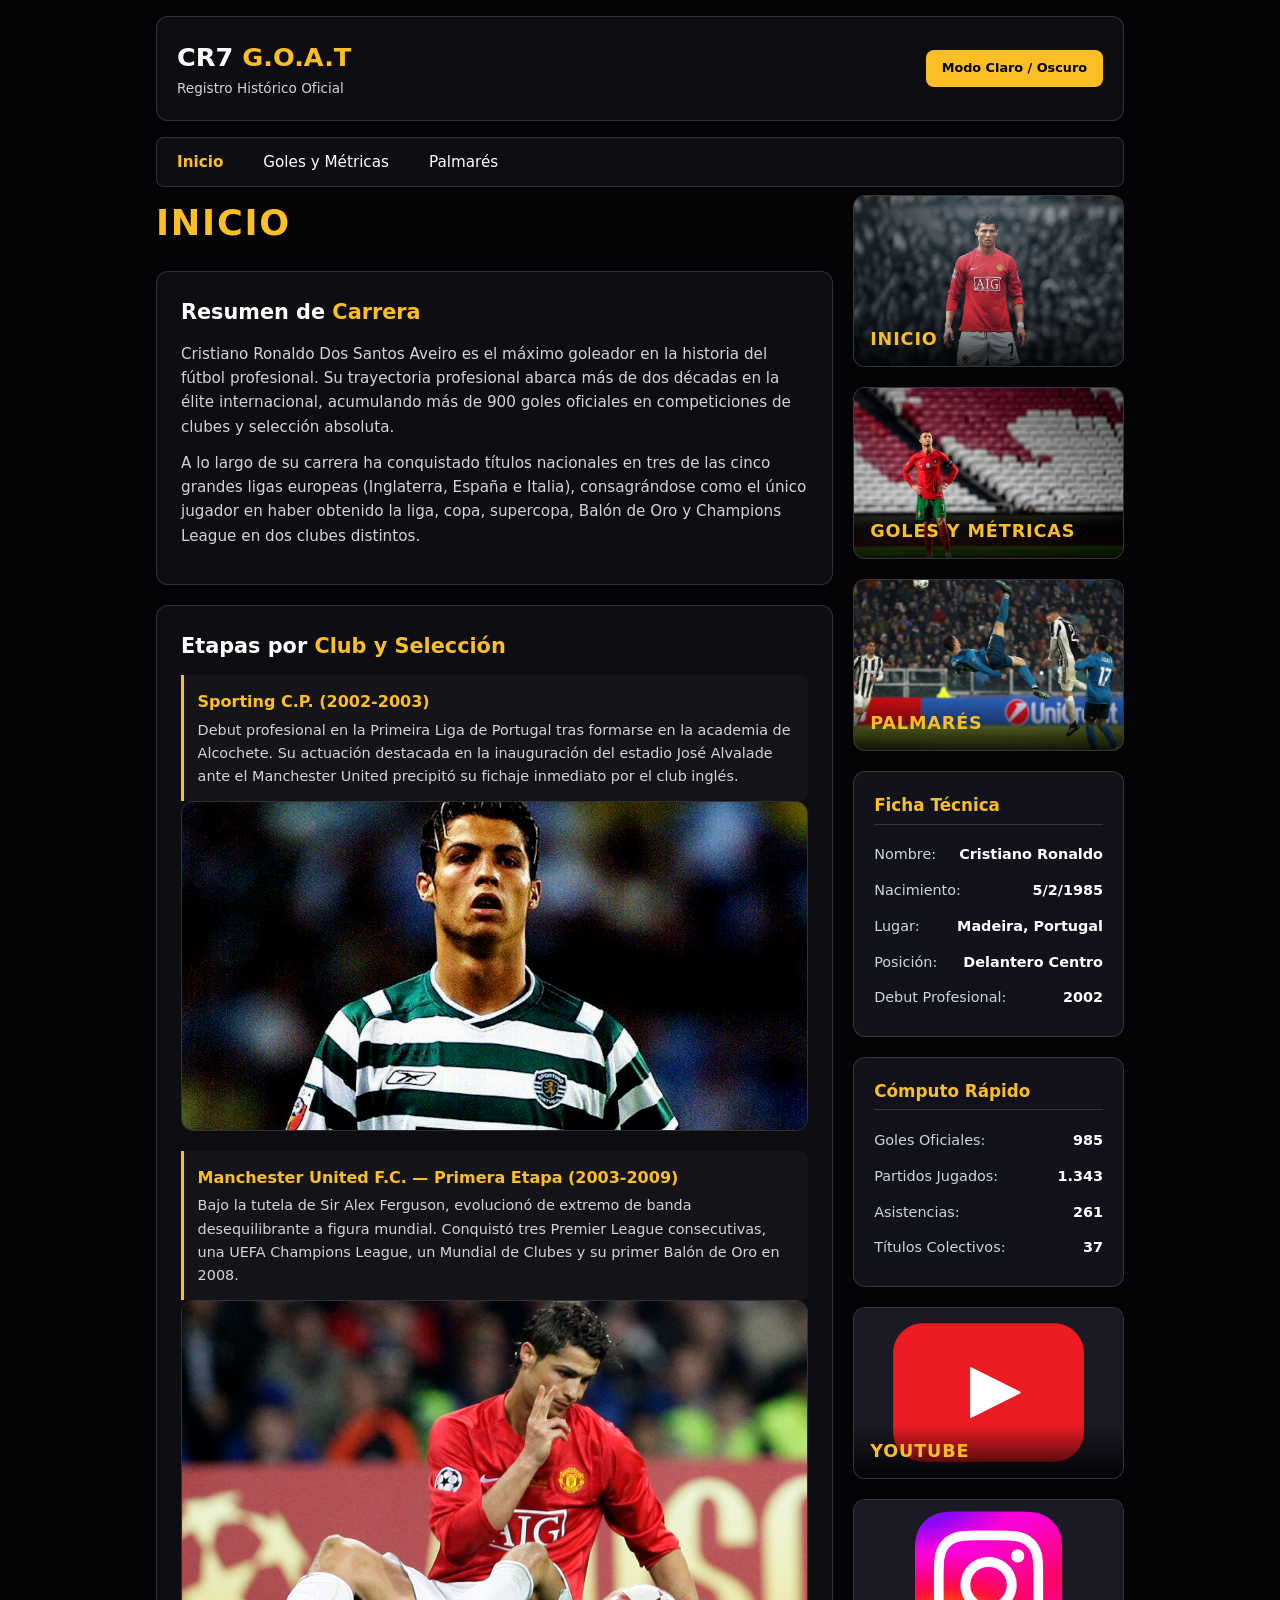
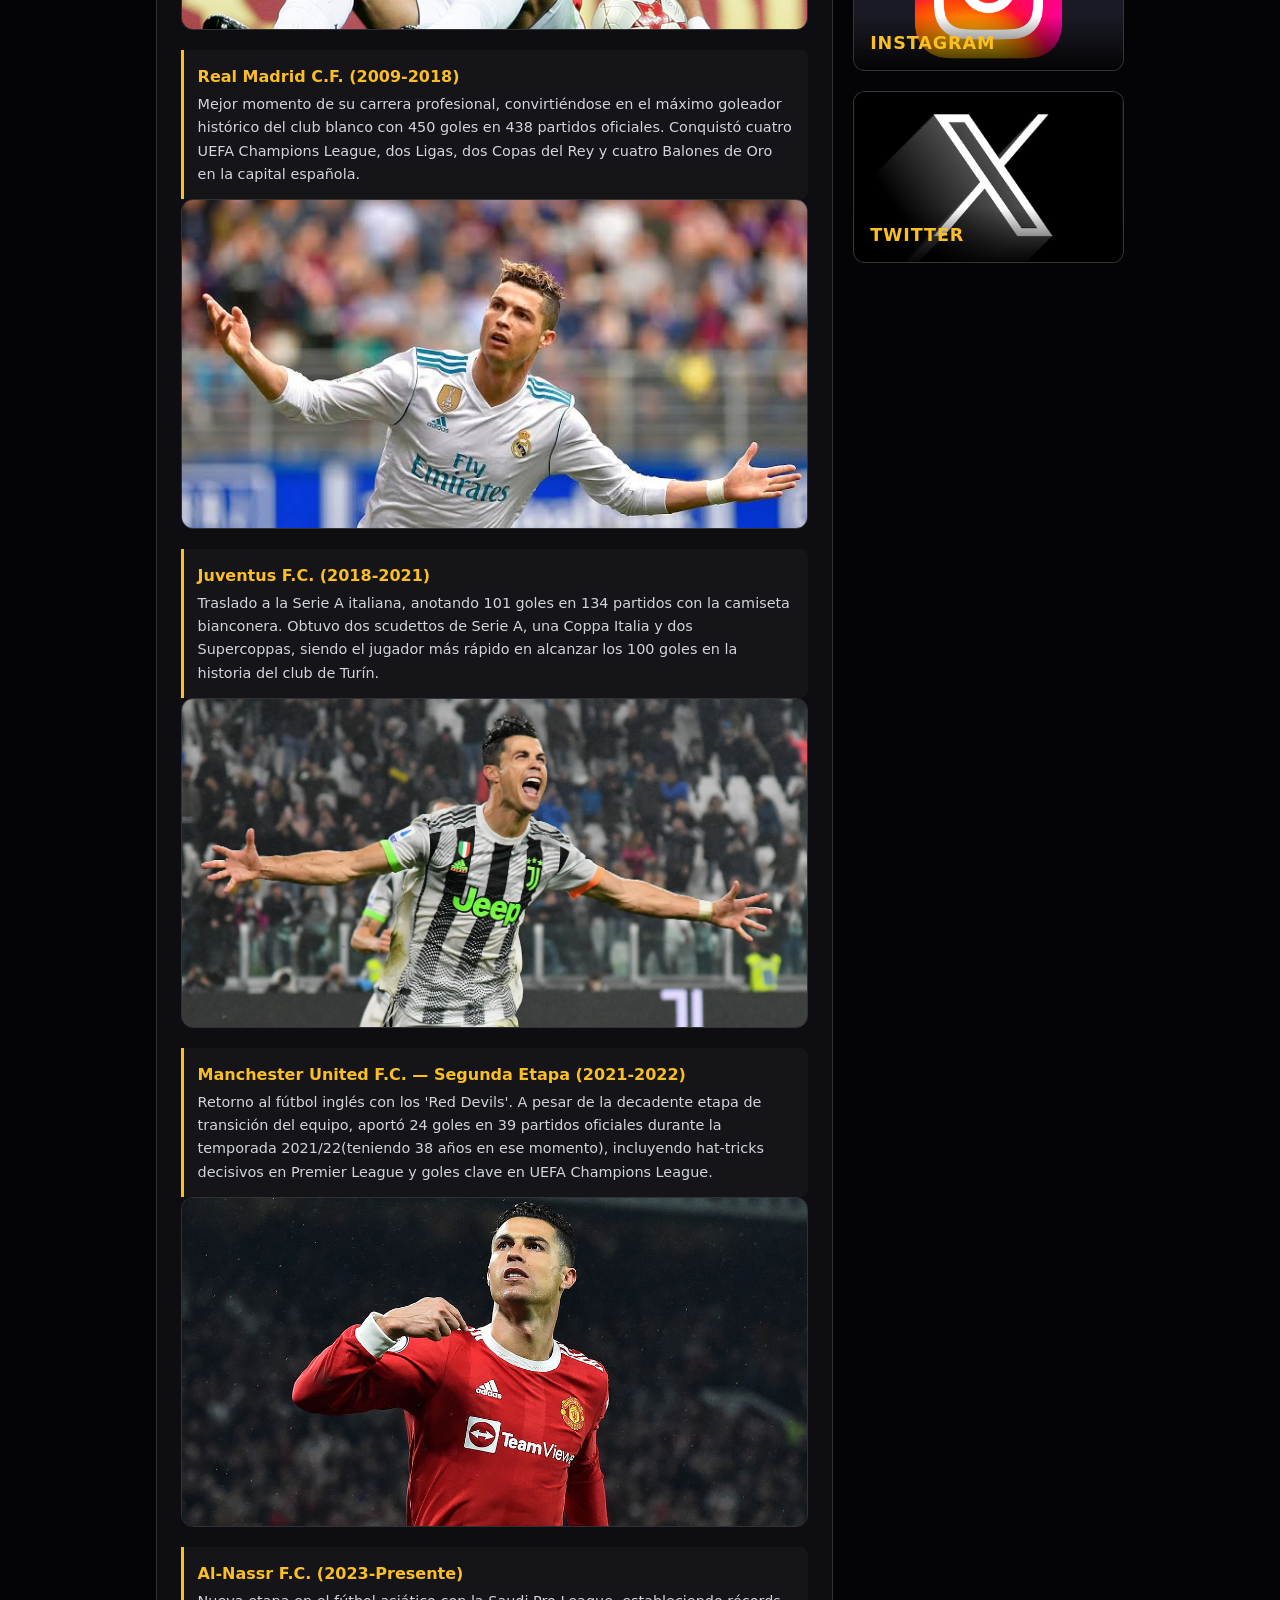
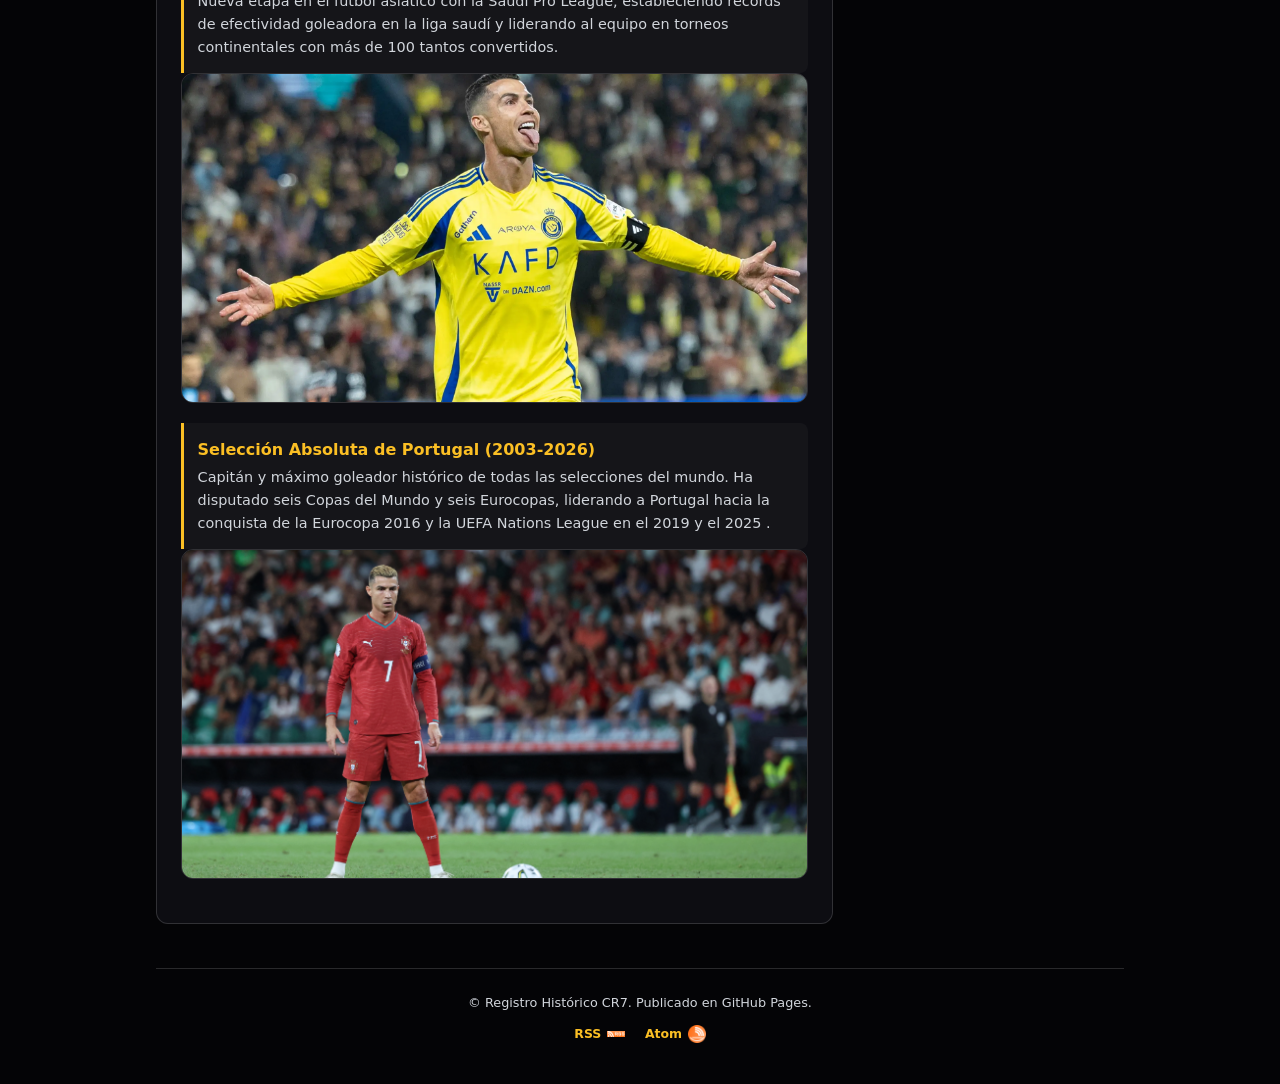
<file: index.html>
<!DOCTYPE html>
<html lang="es">
<head>
    <meta charset="UTF-8">
    <meta name="viewport" content="width=device-width, initial-scale=1.0">
    <title>CR7 — Inicio e Historia</title>
    <link id="theme-css" rel="stylesheet" href="estilos/oscuro.css">
    <link rel="alternate" type="application/rss+xml" title="RSS 2.0 - CR7" href="https://gopoda.github.io/Cr7-GOAT/sindicacion/rss.xml">
    <link rel="alternate" type="application/atom+xml" title="Atom 1.0 - CR7" href="https://gopoda.github.io/Cr7-GOAT/sindicacion/atom.xml">
    <script>
        (function() {
            var params = new URLSearchParams(window.location.search);
            var theme = params.get('theme');
            if (!theme) {
                try { theme = localStorage.getItem('theme'); } catch(e) {}
            }
            if (theme === 'light') {
                document.getElementById('theme-css').setAttribute('href', 'estilos/claro.css');
                try { localStorage.setItem('theme', 'light'); } catch(e) {}
            } else if (theme === 'dark') {
                document.getElementById('theme-css').setAttribute('href', 'estilos/oscuro.css');
                try { localStorage.setItem('theme', 'dark'); } catch(e) {}
            }
        })();
    </script>
</head>
<body>
    <input type="checkbox" id="theme-switch" autocomplete="off" hidden>
    <div class="site-wrapper">
        <header>
            <div>
                <h1>CR7 <span>G.O.A.T</span></h1>
                <p>Registro Histórico Oficial</p>
            </div>
            <label for="theme-switch" class="theme-btn">Modo Claro / Oscuro</label>
        </header>
        <nav class="main-nav">
            <ul>
                <li><a href="index.html" class="active">Inicio</a></li>
                <li><a href="goles.html">Goles y Métricas</a></li>
                <li><a href="palmares.html">Palmarés</a></li>
            </ul>
        </nav>
        <main class="layout-body">

            <div class="main-content">

                <div class="page-category-title">INICIO</div>

                <section id="resumen" class="card-section">
                    <h2>Resumen de<span> Carrera</span></h2>
                    <p>Cristiano Ronaldo Dos Santos Aveiro es el máximo goleador en la historia del fútbol profesional. Su trayectoria profesional abarca más de dos décadas en la élite internacional, acumulando más de 900 goles oficiales  en competiciones de clubes y selección absoluta.</p>
                    <p>A lo largo de su carrera ha conquistado títulos nacionales en tres de las cinco grandes ligas europeas (Inglaterra, España e Italia), consagrándose como el único jugador en haber obtenido la liga, copa, supercopa, Balón de Oro y Champions League en dos clubes distintos.</p>
                </section>

                <section id="etapas" class="card-section">
                    <h2>Etapas por<span> Club y Selección</span></h2>
                    
                    <div id="etapa-sporting" class="info-card">
                        <h3>Sporting C.P. (2002-2003)</h3>
                        <p>Debut profesional en la Primeira Liga de Portugal tras formarse en la academia de Alcochete. Su actuación destacada en la inauguración del estadio José Alvalade ante el Manchester United precipitó su fichaje inmediato por el club inglés.</p>
                    </div>

                    <div class="img-banner">
                        <img src="imagenes/sporting.jpg" alt="Sporting CP">
                    </div>

                    <div id="etapa-manutd1" class="info-card">
                        <h3>Manchester United F.C. — Primera Etapa (2003-2009)</h3>
                        <p>Bajo la tutela de Sir Alex Ferguson, evolucionó de extremo de banda desequilibrante a figura mundial. Conquistó tres Premier League consecutivas, una UEFA Champions League, un Mundial de Clubes y su primer Balón de Oro en 2008.</p>
                    </div>

                    <div class="img-banner">
                        <img src="imagenes/manchester.jpg" alt="Manchester United primera etapa">
                    </div>

                    <div id="etapa-realmadrid" class="info-card">
                        <h3>Real Madrid C.F. (2009-2018)</h3>
                        <p>Mejor momento de su carrera profesional, convirtiéndose en el máximo goleador histórico del club blanco con 450 goles en 438 partidos oficiales. Conquistó cuatro UEFA Champions League, dos Ligas, dos Copas del Rey y cuatro Balones de Oro en la capital española.</p>
                    </div>

                    <div class="img-banner">
                        <img src="imagenes/realmadrid.jpg" alt="Real Madrid">
                    </div>

                    <div id="etapa-juventus" class="info-card">
                        <h3>Juventus F.C. (2018-2021)</h3>
                        <p>Traslado a la Serie A italiana, anotando 101 goles en 134 partidos con la camiseta bianconera. Obtuvo dos scudettos de Serie A, una Coppa Italia y dos Supercoppas, siendo el jugador más rápido en alcanzar los 100 goles en la historia del club de Turín.</p>
                    </div>

                    <div class="img-banner">
                        <img src="imagenes/juventus.jpg" alt="Juventus">
                    </div>

                    <div id="etapa-manutd2" class="info-card">
                        <h3>Manchester United F.C. — Segunda Etapa (2021-2022)</h3>
                        <p>Retorno al fútbol inglés con los 'Red Devils'. A pesar de la decadente etapa de transición del equipo, aportó 24 goles en 39 partidos oficiales durante la temporada 2021/22(teniendo 38 años en ese momento), incluyendo hat-tricks decisivos en Premier League y goles clave en UEFA Champions League.</p>
                    </div>

                    <div class="img-banner">
                        <img src="imagenes/manchester2.jpg" alt="Manchester United segunda etapa">
                    </div>

                    <div id="etapa-alnassr" class="info-card">
                        <h3>Al-Nassr F.C. (2023-Presente)</h3>
                        <p>Nueva etapa en el fútbol asiático con la Saudi Pro League, estableciendo récords de efectividad goleadora en la liga saudí y liderando al equipo en torneos continentales con más de 100 tantos convertidos.</p>
                    </div>

                    <div class="img-banner">
                        <img src="imagenes/alnassr.jpg" alt="Al-Nassr">
                    </div>

                    <div id="etapa-portugal" class="info-card">
                        <h3>Selección Absoluta de Portugal (2003-2026)</h3>
                        <p>Capitán y máximo goleador histórico de todas las selecciones  del mundo. Ha disputado seis Copas del Mundo y seis Eurocopas, liderando a Portugal hacia la conquista de la Eurocopa 2016 y la UEFA Nations League en el 2019 y el 2025 .</p>
                    </div>

                    <div class="img-banner">
                        <img src="imagenes/portugal.jpg" alt="Selección Portugal">
                    </div>
                </section>
            </div>

            <aside class="sidebar">
                <div class="widget category-widget">
                    <a href="index.html" class="category-card">
                        <img src="imagenes/cat_inicio.jpg" alt="Inicio">
                        <span class="category-title">Inicio</span>
                    </a>
                </div>

                <div class="widget category-widget">
                    <a href="goles.html" class="category-card">
                        <img src="imagenes/cat_goles.jpg" alt="Goles y Métricas">
                        <span class="category-title">Goles y Métricas</span>
                    </a>
                </div>

                <div class="widget category-widget">
                    <a href="palmares.html" class="category-card">
                        <img src="imagenes/cat_palmares.jpg" alt="Palmarés">
                        <span class="category-title">Palmarés</span>
                    </a>
                </div>

                <div class="widget">
                    <h3>Ficha Técnica</h3>
                    <ul>
                        <li><span>Nombre:</span><strong>Cristiano Ronaldo</strong></li>
                        <li><span>Nacimiento:</span><strong> 5/2/1985</strong></li>
                        <li><span>Lugar:</span> <strong>Madeira, Portugal</strong></li>
                        <li><span>Posición:</span> <strong>Delantero Centro</strong></li>
                        <li><span>Debut Profesional:</span> <strong>2002</strong></li>
                    </ul>
                </div>

                <div class="widget">
                    <h3>Cómputo Rápido</h3>
                    <ul>
                        <li><span>Goles Oficiales:</span> <strong>985</strong></li>
                        <li><span>Partidos Jugados:</span> <strong>1.343</strong></li>
                        <li><span>Asistencias:</span> <strong>261</strong></li>
                        <li><span>Títulos Colectivos:</span> <strong>37</strong></li>
                    </ul>
                </div>

                <div class="widget category-widget">
                    <a href="https://www.youtube.com/@cristiano" target="_blank" rel="noopener noreferrer" class="category-card">
                        <img src="imagenes/youtube.jpg" alt="YouTube">
                        <span class="category-title">YouTube</span>
                    </a>
                </div>

                <div class="widget category-widget">
                    <a href="https://www.instagram.com/cristiano" target="_blank" rel="noopener noreferrer" class="category-card">
                        <img src="imagenes/instagram.jpg" alt="Instagram">
                        <span class="category-title">Instagram</span>
                    </a>
                </div>

                <div class="widget category-widget">
                    <a href="https://x.com/cristiano" target="_blank" rel="noopener noreferrer" class="category-card">
                        <img src="imagenes/twitter.jpg" alt="Twitter">
                        <span class="category-title">Twitter</span>
                    </a>
                </div>
            </aside>

        </main>

        <footer>
            <p>&copy; Registro Histórico CR7. Publicado en GitHub Pages.</p>
            <div class="footer-feeds">
                <a href="https://gopoda.github.io/Cr7-GOAT/sindicacion/rss.xml" type="application/rss+xml" target="_blank" class="feed-item">
                    <span>RSS</span>
                    <img src="imagenes/rss.png" alt="Icono RSS" title="Suscribirse por RSS">
                </a>
                <a href="https://gopoda.github.io/Cr7-GOAT/sindicacion/atom.xml" type="application/atom+xml" target="_blank" class="feed-item">
                    <span>Atom</span>
                    <img src="imagenes/atom.png" alt="Icono Atom" title="Suscribirse por Atom">
                </a>
            </div>
        </footer>

    </div>

    <script>
        (function() {
            var switchEl = document.getElementById('theme-switch');
            var themeLink = document.getElementById('theme-css');

            function isLight() {
                return themeLink.getAttribute('href') === 'estilos/claro.css';
            }

            function setTheme(light) {
                var mode = light ? 'light' : 'dark';
                themeLink.setAttribute('href', light ? 'estilos/claro.css' : 'estilos/oscuro.css');
                try { localStorage.setItem('theme', mode); } catch(e) {}
                try {
                    var url = new URL(window.location.href);
                    url.searchParams.set('theme', mode);
                    window.history.replaceState(null, '', url.toString());
                } catch(e) {}
                if (switchEl) switchEl.checked = light;
            }

            if (switchEl) {
                switchEl.checked = isLight();
                switchEl.addEventListener('change', function() {
                    setTheme(this.checked);
                });
            }

            window.addEventListener('pageshow', function(e) {
                if (e.persisted) {
                    var saved = null;
                    try { saved = localStorage.getItem('theme'); } catch(err) {}
                    if (saved === 'light' || saved === 'dark') {
                        setTheme(saved === 'light');
                    }
                }
            });

            document.addEventListener('click', function(e) {
                var link = e.target.closest('a[href]');
                if (!link) return;
                var href = link.getAttribute('href');
                if (href && !href.startsWith('http') && !href.startsWith('//') && !href.startsWith('#') && !href.endsWith('.xml')) {
                    var currentTheme = isLight() ? 'light' : 'dark';
                    var parts = href.split('#');
                    var path = parts[0].split('?')[0];
                    var hash = parts[1] ? '#' + parts[1] : '';
                    link.href = path + '?theme=' + currentTheme + hash;
                }
            });
        })();
    </script>

</body>
</html>
</file>
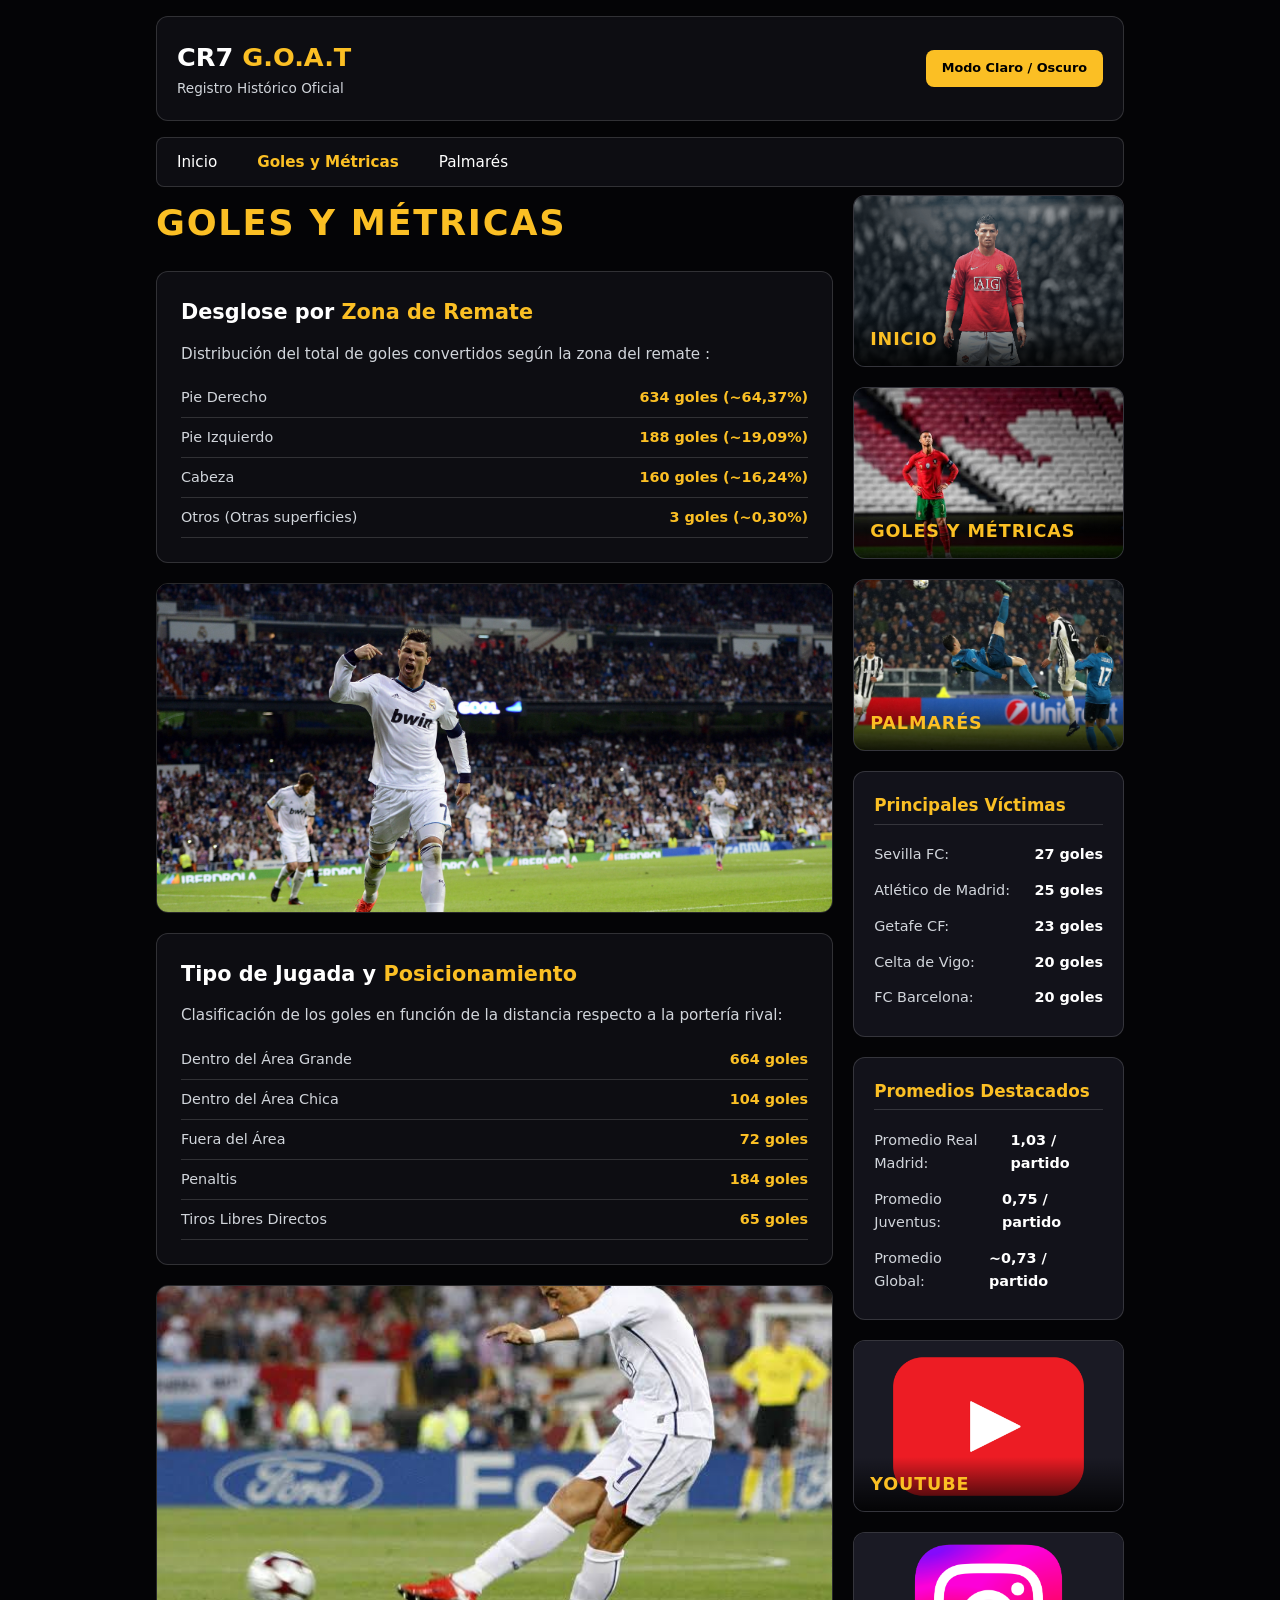
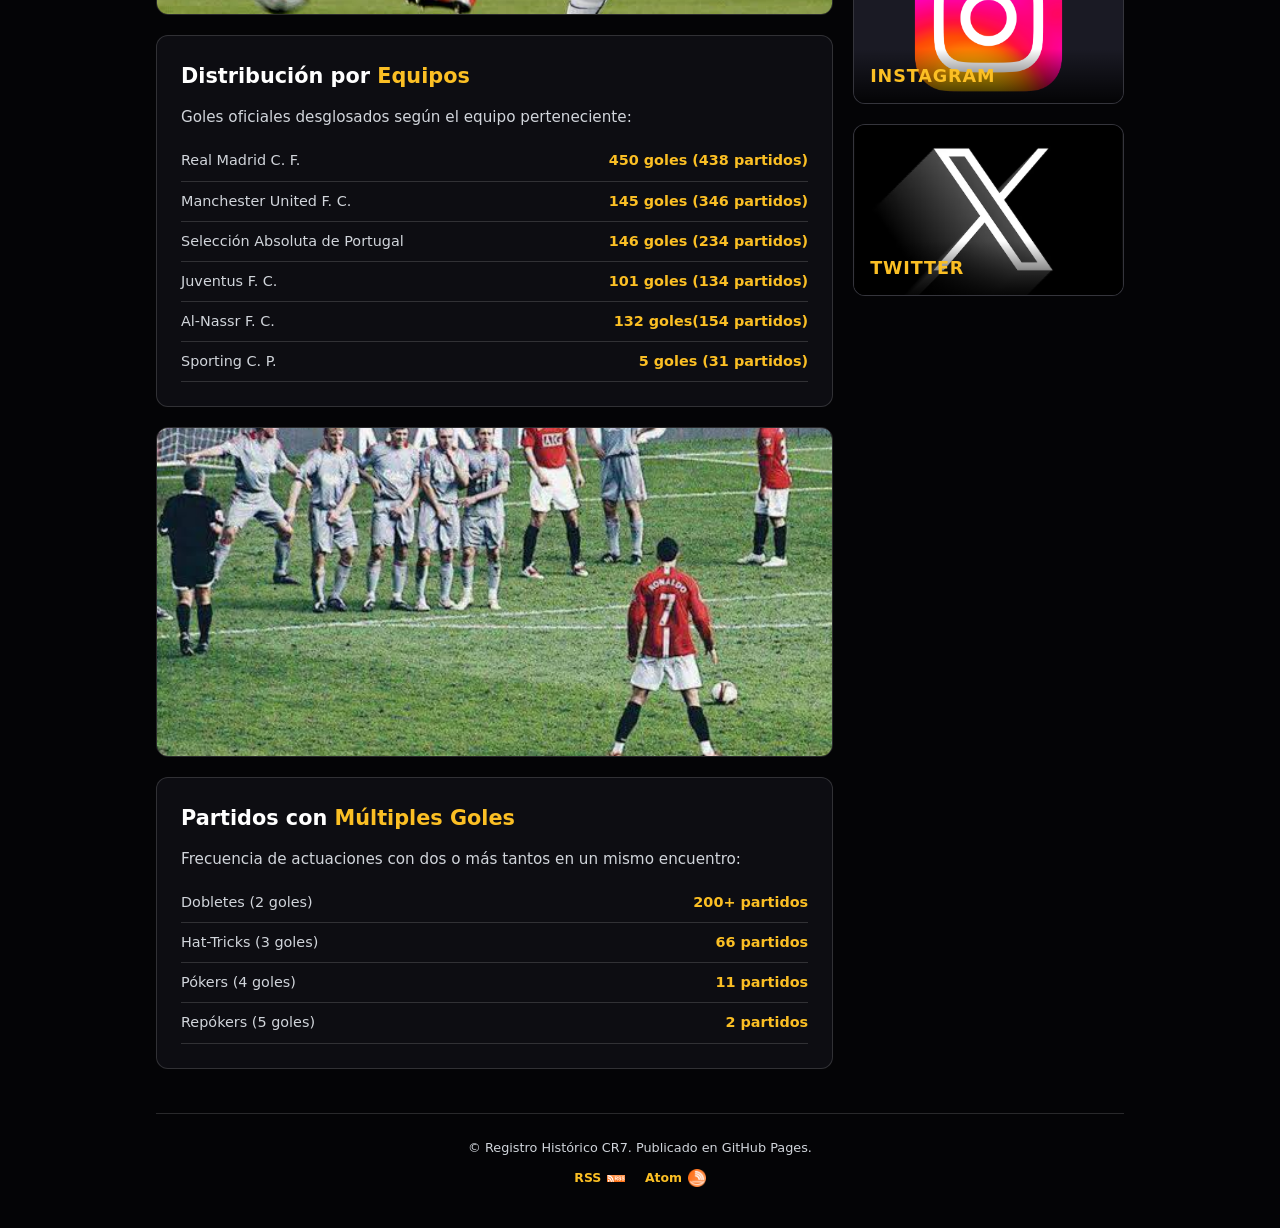
<file: goles.html>
<!DOCTYPE html>
<html lang="es">
<head>
    <meta charset="UTF-8">
    <meta name="viewport" content="width=device-width, initial-scale=1.0">
    <title>CR7 — Goles y Métricas</title>
    <link id="theme-css" rel="stylesheet" href="estilos/oscuro.css">
    <link rel="alternate" type="application/rss+xml" title="RSS 2.0 - CR7" href="https://gopoda.github.io/Cr7-GOAT/sindicacion/rss.xml">
    <link rel="alternate" type="application/atom+xml" title="Atom 1.0 - CR7" href="https://gopoda.github.io/Cr7-GOAT/sindicacion/atom.xml">
    <script>
        (function() {
            var params = new URLSearchParams(window.location.search);
            var theme = params.get('theme');
            if (!theme) {
                try { theme = localStorage.getItem('theme'); } catch(e) {}
            }
            if (theme === 'light') {
                document.getElementById('theme-css').setAttribute('href', 'estilos/claro.css');
                try { localStorage.setItem('theme', 'light'); } catch(e) {}
            } else if (theme === 'dark') {
                document.getElementById('theme-css').setAttribute('href', 'estilos/oscuro.css');
                try { localStorage.setItem('theme', 'dark'); } catch(e) {}
            }
        })();
    </script>
</head>
<body>

    <input type="checkbox" id="theme-switch" autocomplete="off" hidden>

    <div class="site-wrapper">

        <header>
            <div>
                <h1>CR7 <span>G.O.A.T</span></h1>
                <p>Registro Histórico Oficial</p>
            </div>
            <label for="theme-switch" class="theme-btn">Modo Claro / Oscuro</label>
        </header>

        <nav class="main-nav">
            <ul>
                <li><a href="index.html">Inicio</a></li>
                <li><a href="goles.html" class="active">Goles y Métricas</a></li>
                <li><a href="palmares.html">Palmarés</a></li>
            </ul>
        </nav>
        <main class="layout-body">

            <div class="main-content">

                <div class="page-category-title">GOLES Y MÉTRICAS</div>

                <section id="remate" class="card-section">
                    <h2>Desglose por <span>Zona de Remate</span></h2>
                    <p>Distribución del total de goles convertidos según la zona del remate :</p>
                    <div class="data-table">
                        <div class="table-row"><span>Pie Derecho</span><strong>634 goles (~64,37%)</strong></div>
                        <div class="table-row"><span>Pie Izquierdo</span><strong>188 goles (~19,09%)</strong></div>
                        <div class="table-row"><span>Cabeza</span><strong>160 goles (~16,24%)</strong></div>
                        <div class="table-row"><span>Otros (Otras superficies)</span><strong>3 goles (~0,30%)</strong></div>
                    </div>
                </section>

                <div class="img-banner">
                    <img src="imagenes/goles1.jpg" alt="Remate de Gol">
                </div>

                <section id="jugada" class="card-section">
                    <h2>Tipo de Jugada y <span>Posicionamiento</span></h2>
                    <p>Clasificación de los goles en función de la distancia respecto a la portería rival:</p>
                    <div class="data-table">
                       <div class="table-row"><span>Dentro del Área Grande</span><strong>664 goles</strong></div>
                       <div class="table-row"><span>Dentro del Área Chica</span><strong>104 goles</strong></div>
                        <div class="table-row"><span>Fuera del Área</span><strong>72 goles</strong></div>
                        <div class="table-row"><span>Penaltis</span><strong>184 goles</strong></div>
                        <div class="table-row"><span>Tiros Libres Directos</span><strong>65 goles</strong></div>
                    </div>
                </section>

                <div class="img-banner">
                    <img src="imagenes/goles2.jpg" alt="Celebración de Gol">
                </div>

                <section id="equipos" class="card-section">
                    <h2>Distribución por <span>Equipos</span></h2>
                    <p>Goles oficiales desglosados según el equipo perteneciente:</p>
                    <div class="data-table">
                        <div class="table-row"><span>Real Madrid C. F.</span><strong>450 goles (438 partidos)</strong></div>
                        <div class="table-row"><span>Manchester United F. C.</span><strong>145 goles (346 partidos)</strong></div>
                        <div class="table-row"><span>Selección Absoluta de Portugal</span><strong>146 goles (234 partidos)</strong></div>
                        <div class="table-row"><span>Juventus F. C.</span><strong>101 goles (134 partidos)</strong></div>
                        <div class="table-row"><span>Al-Nassr F. C.</span><strong>132 goles(154 partidos)</strong></div>
                        <div class="table-row"><span>Sporting C. P.</span><strong>5 goles (31 partidos)</strong></div>
                    </div>
                </section>

                <div class="img-banner">
                    <img src="imagenes/goles3.jpg" alt="Tiro Libre Directo">
                </div>

                <section id="multiples" class="card-section">
                    <h2>Partidos con <span>Múltiples Goles</span></h2>
                    <p>Frecuencia de actuaciones con dos o más tantos en un mismo encuentro:</p>
                    <div class="data-table">
                        <div class="table-row"><span>Dobletes (2 goles)</span><strong>200+ partidos</strong></div>
                        <div class="table-row"><span>Hat-Tricks (3 goles)</span><strong>66 partidos</strong></div>
                        <div class="table-row"><span>Pókers (4 goles)</span><strong>11 partidos</strong></div>
                        <div class="table-row"><span>Repókers (5 goles)</span><strong>2 partidos</strong></div>
                    </div>
                </section>
            </div>

            <aside class="sidebar">
                <div class="widget category-widget">
                    <a href="index.html" class="category-card">
                        <img src="imagenes/cat_inicio.jpg" alt="Inicio">
                        <span class="category-title">Inicio</span>
                    </a>
                </div>

                <div class="widget category-widget">
                    <a href="goles.html" class="category-card">
                        <img src="imagenes/cat_goles.jpg" alt="Goles y Métricas">
                        <span class="category-title">Goles y Métricas</span>
                    </a>
                </div>

                <div class="widget category-widget">
                    <a href="palmares.html" class="category-card">
                        <img src="imagenes/cat_palmares.jpg" alt="Palmarés">
                        <span class="category-title">Palmarés</span>
                    </a>
                </div>

                <div class="widget">
                    <h3>Principales Víctimas</h3>
                    <ul>
                        <li><span>Sevilla FC:</span> <strong>27 goles</strong></li>
                        <li><span>Atlético de Madrid:</span> <strong>25 goles</strong></li>
                        <li><span>Getafe CF:</span> <strong>23 goles</strong></li>
                        <li><span>Celta de Vigo:</span> <strong>20 goles</strong></li>
                        <li><span>FC Barcelona:</span> <strong>20 goles</strong></li>
                    </ul>
                </div>

                <div class="widget">
                    <h3>Promedios Destacados</h3>
                    <ul>
                        <li><span>Promedio Real Madrid:</span> <strong>1,03 / partido</strong></li>
                        <li><span>Promedio Juventus:</span> <strong>0,75 / partido</strong></li>
                        <li><span>Promedio Global:</span> <strong>~0,73 / partido</strong></li>
                    </ul>
                </div>

                <div class="widget category-widget">
                    <a href="https://www.youtube.com/@cristiano" target="_blank" rel="noopener noreferrer" class="category-card">
                        <img src="imagenes/youtube.jpg" alt="YouTube">
                        <span class="category-title">YouTube</span>
                    </a>
                </div>

                <div class="widget category-widget">
                    <a href="https://www.instagram.com/cristiano" target="_blank" rel="noopener noreferrer" class="category-card">
                        <img src="imagenes/instagram.jpg" alt="Instagram">
                        <span class="category-title">Instagram</span>
                    </a>
                </div>

                <div class="widget category-widget">
                    <a href="https://x.com/cristiano" target="_blank" rel="noopener noreferrer" class="category-card">
                        <img src="imagenes/twitter.jpg" alt="Twitter">
                        <span class="category-title">Twitter</span>
                    </a>
                </div>
            </aside>

        </main>

        <footer>
            <p>&copy; Registro Histórico CR7. Publicado en GitHub Pages.</p>
            <div class="footer-feeds">
                <a href="https://gopoda.github.io/Cr7-GOAT/sindicacion/rss.xml" type="application/rss+xml" target="_blank" class="feed-item">
                    <span>RSS</span>
                    <img src="imagenes/rss.png" alt="Icono RSS" title="Suscribirse por RSS">
                </a>
                <a href="https://gopoda.github.io/Cr7-GOAT/sindicacion/atom.xml" type="application/atom+xml" target="_blank" class="feed-item">
                    <span>Atom</span>
                    <img src="imagenes/atom.png" alt="Icono Atom" title="Suscribirse por Atom">
                </a>
            </div>
        </footer>

    </div>

    <script>
        (function() {
            var switchEl = document.getElementById('theme-switch');
            var themeLink = document.getElementById('theme-css');

            function isLight() {
                return themeLink.getAttribute('href') === 'estilos/claro.css';
            }

            function setTheme(light) {
                var mode = light ? 'light' : 'dark';
                themeLink.setAttribute('href', light ? 'estilos/claro.css' : 'estilos/oscuro.css');
                try { localStorage.setItem('theme', mode); } catch(e) {}
                try {
                    var url = new URL(window.location.href);
                    url.searchParams.set('theme', mode);
                    window.history.replaceState(null, '', url.toString());
                } catch(e) {}
                if (switchEl) switchEl.checked = light;
            }

            if (switchEl) {
                switchEl.checked = isLight();
                switchEl.addEventListener('change', function() {
                    setTheme(this.checked);
                });
            }

            window.addEventListener('pageshow', function(e) {
                if (e.persisted) {
                    var saved = null;
                    try { saved = localStorage.getItem('theme'); } catch(err) {}
                    if (saved === 'light' || saved === 'dark') {
                        setTheme(saved === 'light');
                    }
                }
            });

            document.addEventListener('click', function(e) {
                var link = e.target.closest('a[href]');
                if (!link) return;
                var href = link.getAttribute('href');
                if (href && !href.startsWith('http') && !href.startsWith('//') && !href.startsWith('#') && !href.endsWith('.xml')) {
                    var currentTheme = isLight() ? 'light' : 'dark';
                    var parts = href.split('#');
                    var path = parts[0].split('?')[0];
                    var hash = parts[1] ? '#' + parts[1] : '';
                    link.href = path + '?theme=' + currentTheme + hash;
                }
            });
        })();
    </script>

</body>
</html>
</file>
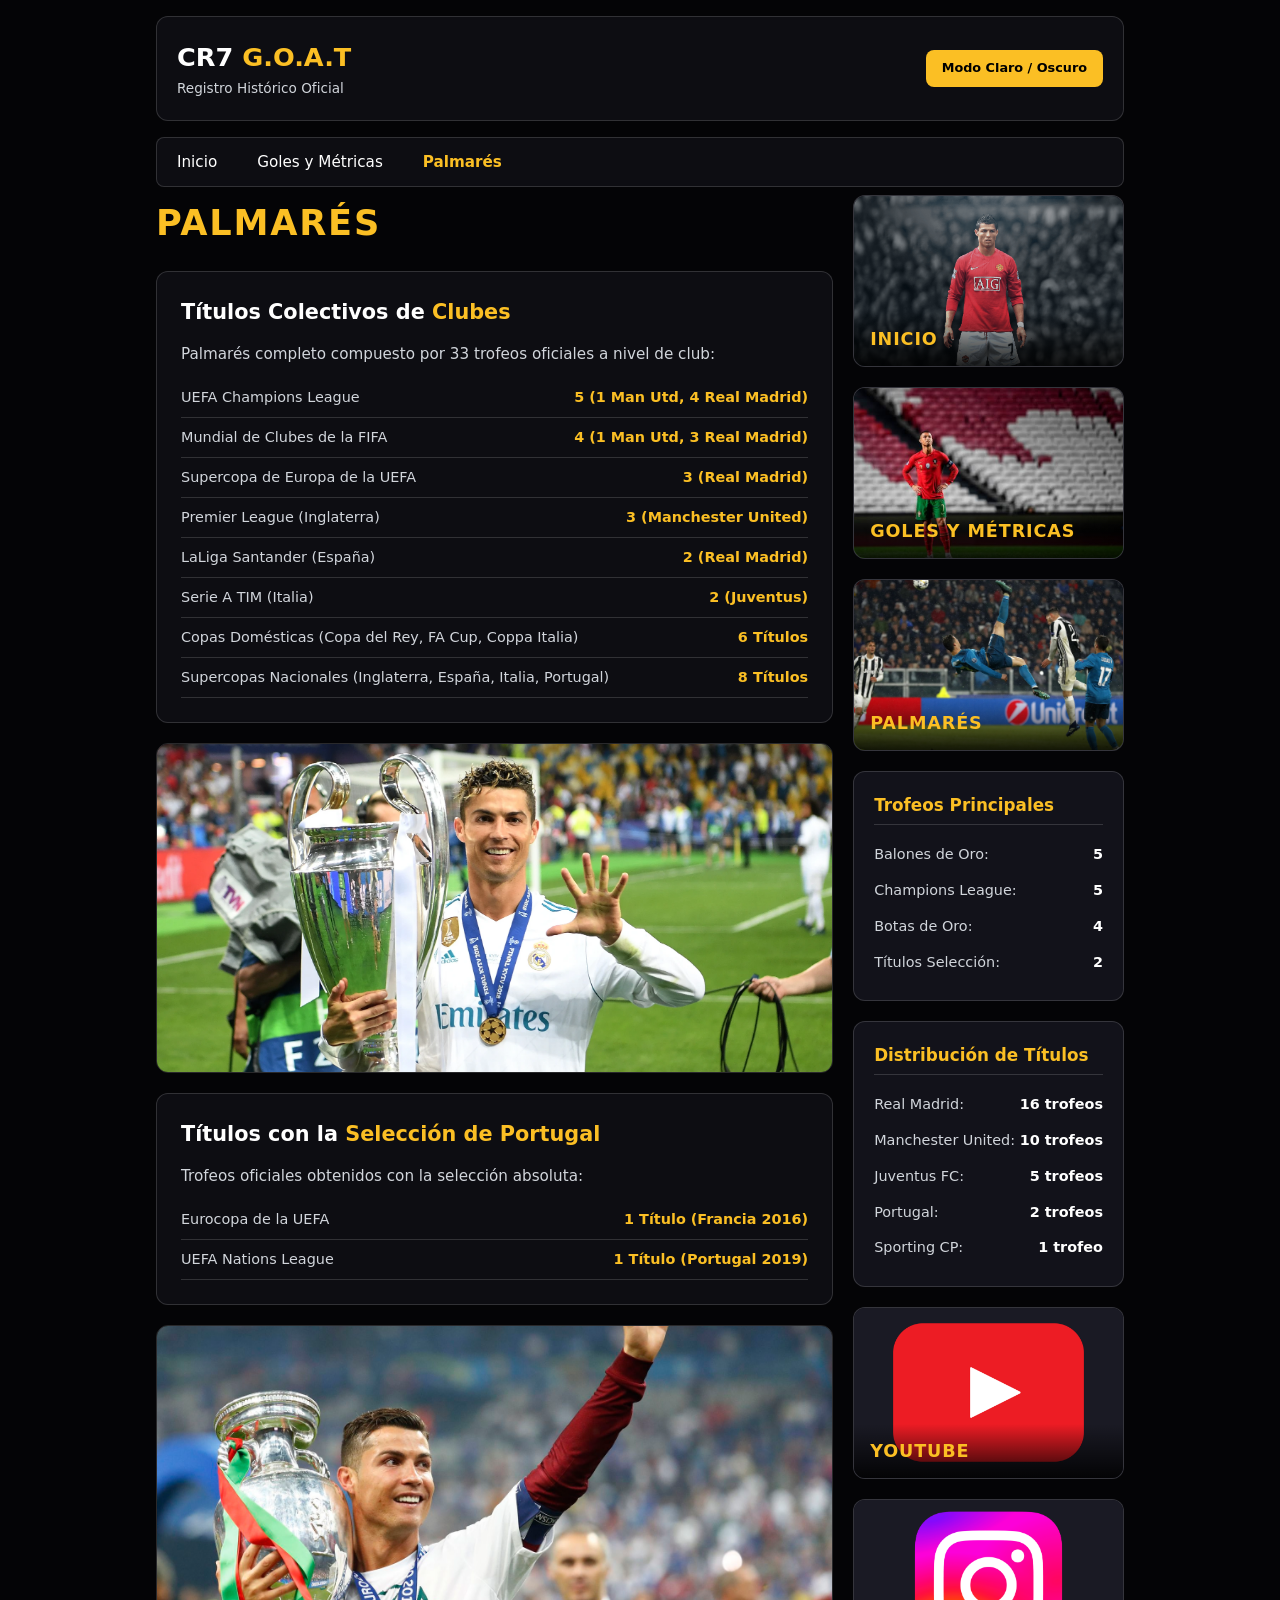
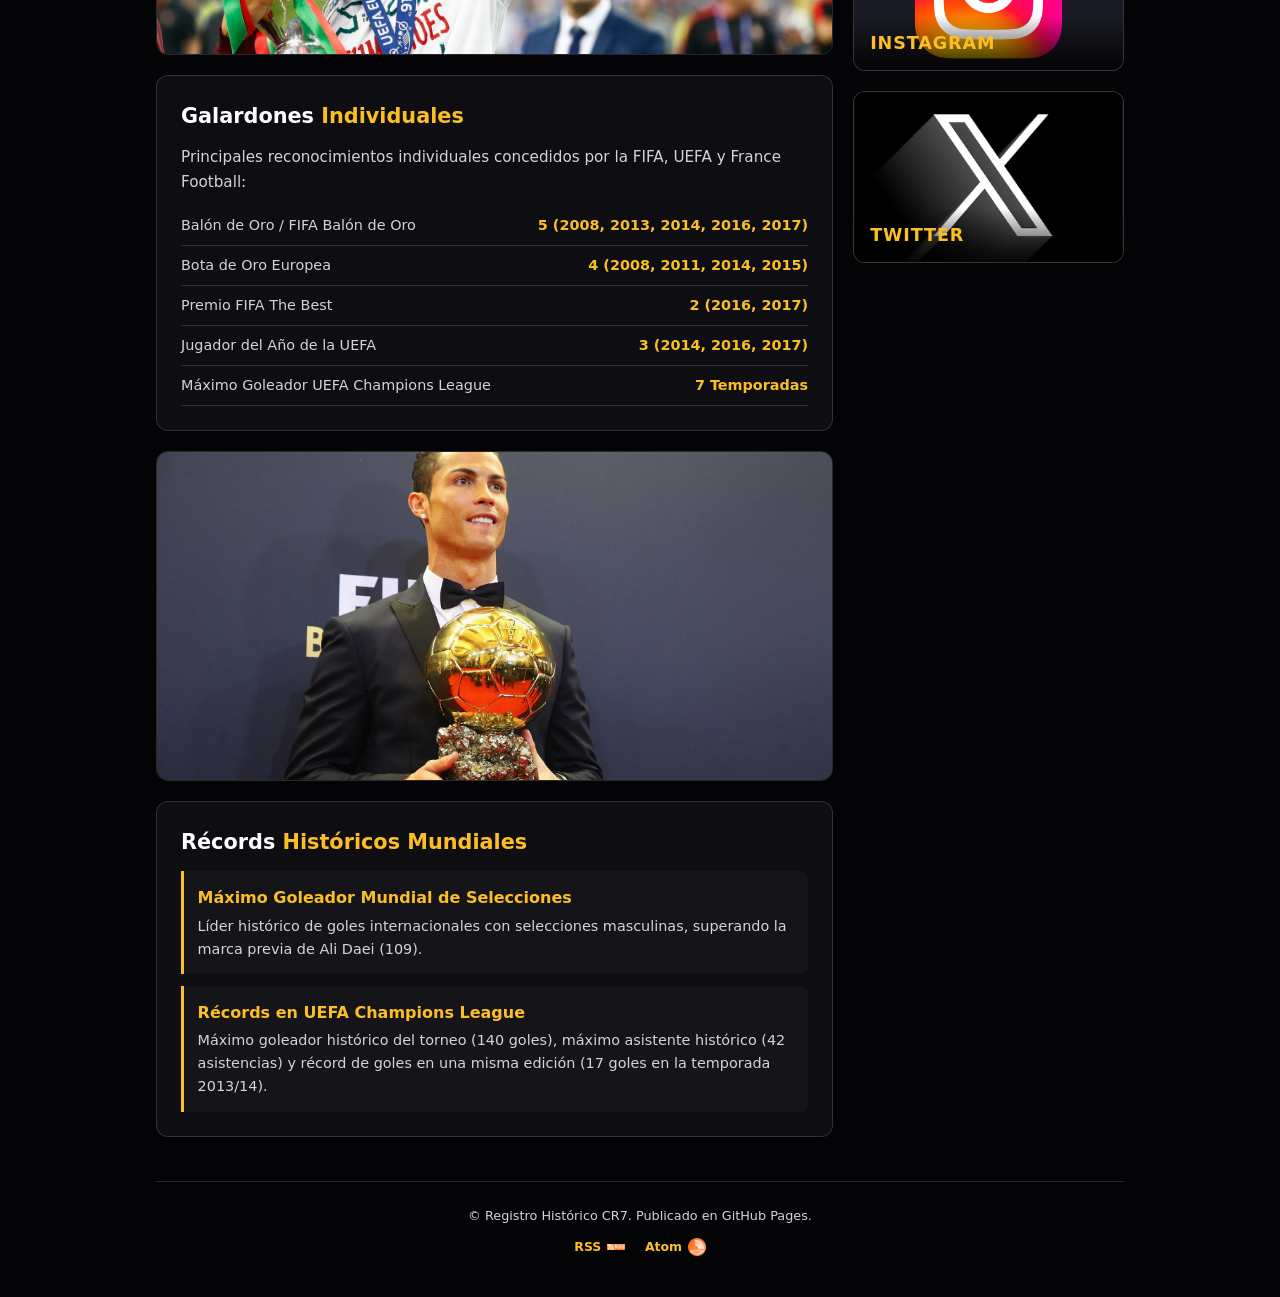
<file: palmares.html>
<!DOCTYPE html>
<html lang="es">
<head>
    <meta charset="UTF-8">
    <meta name="viewport" content="width=device-width, initial-scale=1.0">
    <title>CR7 — Palmarés Oficial</title>
    <link id="theme-css" rel="stylesheet" href="estilos/oscuro.css">
    <link rel="alternate" type="application/rss+xml" title="RSS 2.0 - CR7" href="https://gopoda.github.io/Cr7-GOAT/sindicacion/rss.xml">
    <link rel="alternate" type="application/atom+xml" title="Atom 1.0 - CR7" href="https://gopoda.github.io/Cr7-GOAT/sindicacion/atom.xml">
    <script>
        (function() {
            var params = new URLSearchParams(window.location.search);
            var theme = params.get('theme');
            if (!theme) {
                try { theme = localStorage.getItem('theme'); } catch(e) {}
            }
            if (theme === 'light') {
                document.getElementById('theme-css').setAttribute('href', 'estilos/claro.css');
                try { localStorage.setItem('theme', 'light'); } catch(e) {}
            } else if (theme === 'dark') {
                document.getElementById('theme-css').setAttribute('href', 'estilos/oscuro.css');
                try { localStorage.setItem('theme', 'dark'); } catch(e) {}
            }
        })();
    </script>
</head>
<body>

    <input type="checkbox" id="theme-switch" autocomplete="off" hidden>

    <div class="site-wrapper">

        <header>
            <div>
                <h1>CR7 <span>G.O.A.T</span></h1>
                <p>Registro Histórico Oficial</p>
            </div>
            <label for="theme-switch" class="theme-btn">Modo Claro / Oscuro</label>
        </header>

        <nav class="main-nav">
            <ul>
                <li><a href="index.html">Inicio</a></li>
                <li><a href="goles.html">Goles y Métricas</a></li>
                <li><a href="palmares.html" class="active">Palmarés</a></li>
            </ul>
        </nav>
        <main class="layout-body">

            <div class="main-content">

                <div class="page-category-title">PALMARÉS</div>

                <section id="clubes" class="card-section">
                    <h2>Títulos Colectivos de <span>Clubes</span></h2>
                    <p>Palmarés completo compuesto por 33 trofeos oficiales a nivel de club:</p>
                    <div class="data-table">
                        <div class="table-row"><span>UEFA Champions League</span><strong>5 (1 Man Utd, 4 Real Madrid)</strong></div>
                        <div class="table-row"><span>Mundial de Clubes de la FIFA</span><strong>4 (1 Man Utd, 3 Real Madrid)</strong></div>
                        <div class="table-row"><span>Supercopa de Europa de la UEFA</span><strong>3 (Real Madrid)</strong></div>
                        <div class="table-row"><span>Premier League (Inglaterra)</span><strong>3 (Manchester United)</strong></div>
                        <div class="table-row"><span>LaLiga Santander (España)</span><strong>2 (Real Madrid)</strong></div>
                        <div class="table-row"><span>Serie A TIM (Italia)</span><strong>2 (Juventus)</strong></div>
                        <div class="table-row"><span>Copas Domésticas (Copa del Rey, FA Cup, Coppa Italia)</span><strong>6 Títulos</strong></div>
                        <div class="table-row"><span>Supercopas Nacionales (Inglaterra, España, Italia, Portugal)</span><strong>8 Títulos</strong></div>
                    </div>
                </section>

                <div class="img-banner">
                    <img src="imagenes/palmares1.jpg" alt="Champions League">
                </div>

                <section id="seleccion" class="card-section">
                    <h2>Títulos con la <span>Selección de Portugal</span></h2>
                    <p>Trofeos oficiales obtenidos con la selección absoluta:</p>
                    <div class="data-table">
                        <div class="table-row"><span>Eurocopa de la UEFA</span><strong>1 Título (Francia 2016)</strong></div>
                        <div class="table-row"><span>UEFA Nations League</span><strong>1 Título (Portugal 2019)</strong></div>
                    </div>
                </section>

                <div class="img-banner">
                    <img src="imagenes/palmares2.jpg" alt="Eurocopa Portugal">
                </div>

                <section id="individuales" class="card-section">
                    <h2>Galardones <span>Individuales</span></h2>
                    <p>Principales reconocimientos individuales concedidos por la FIFA, UEFA y France Football:</p>
                    <div class="data-table">
                        <div class="table-row"><span>Balón de Oro / FIFA Balón de Oro</span><strong>5 (2008, 2013, 2014, 2016, 2017)</strong></div>
                        <div class="table-row"><span>Bota de Oro Europea</span><strong>4 (2008, 2011, 2014, 2015)</strong></div>
                        <div class="table-row"><span>Premio FIFA The Best</span><strong>2 (2016, 2017)</strong></div>
                        <div class="table-row"><span>Jugador del Año de la UEFA</span><strong>3 (2014, 2016, 2017)</strong></div>
                        <div class="table-row"><span>Máximo Goleador UEFA Champions League</span><strong>7 Temporadas</strong></div>
                    </div>
                </section>

                <div class="img-banner">
                    <img src="imagenes/palmares3.jpg" alt="Balones de Oro">
                </div>

                <section id="records" class="card-section">
                    <h2>Récords <span>Históricos Mundiales</span></h2>
                    <div id="record-selecciones" class="info-card">
                        <h3>Máximo Goleador Mundial de Selecciones</h3>
                        <p>Líder histórico de goles internacionales con selecciones masculinas, superando la marca previa de Ali Daei (109).</p>
                    </div>

                    <div id="record-champions" class="info-card">
                        <h3>Récords en UEFA Champions League</h3>
                        <p>Máximo goleador histórico del torneo (140 goles), máximo asistente histórico (42 asistencias) y récord de goles en una misma edición (17 goles en la temporada 2013/14).</p>
                    </div>
                </section>
            </div>

            <aside class="sidebar">
                <div class="widget category-widget">
                    <a href="index.html" class="category-card">
                        <img src="imagenes/cat_inicio.jpg" alt="Inicio">
                        <span class="category-title">Inicio</span>
                    </a>
                </div>

                <div class="widget category-widget">
                    <a href="goles.html" class="category-card">
                        <img src="imagenes/cat_goles.jpg" alt="Goles y Métricas">
                        <span class="category-title">Goles y Métricas</span>
                    </a>
                </div>

                <div class="widget category-widget">
                    <a href="palmares.html" class="category-card">
                        <img src="imagenes/cat_palmares.jpg" alt="Palmarés">
                        <span class="category-title">Palmarés</span>
                    </a>
                </div>

                <div class="widget">
                    <h3>Trofeos Principales</h3>
                    <ul>
                        <li><span>Balones de Oro:</span> <strong>5</strong></li>
                        <li><span>Champions League:</span> <strong>5</strong></li>
                        <li><span>Botas de Oro:</span> <strong>4</strong></li>
                        <li><span>Títulos Selección:</span> <strong>2</strong></li>
                    </ul>
                </div>

                <div class="widget">
                    <h3>Distribución de Títulos</h3>
                    <ul>
                        <li><span>Real Madrid:</span> <strong>16 trofeos</strong></li>
                        <li><span>Manchester United:</span> <strong>10 trofeos</strong></li>
                        <li><span>Juventus FC:</span> <strong>5 trofeos</strong></li>
                        <li><span>Portugal:</span> <strong>2 trofeos</strong></li>
                        <li><span>Sporting CP:</span> <strong>1 trofeo</strong></li>
                    </ul>
                </div>

                <div class="widget category-widget">
                    <a href="https://www.youtube.com/@cristiano" target="_blank" rel="noopener noreferrer" class="category-card">
                        <img src="imagenes/youtube.jpg" alt="YouTube">
                        <span class="category-title">YouTube</span>
                    </a>
                </div>

                <div class="widget category-widget">
                    <a href="https://www.instagram.com/cristiano" target="_blank" rel="noopener noreferrer" class="category-card">
                        <img src="imagenes/instagram.jpg" alt="Instagram">
                        <span class="category-title">Instagram</span>
                    </a>
                </div>

                <div class="widget category-widget">
                    <a href="https://x.com/cristiano" target="_blank" rel="noopener noreferrer" class="category-card">
                        <img src="imagenes/twitter.jpg" alt="Twitter">
                        <span class="category-title">Twitter</span>
                    </a>
                </div>
            </aside>

        </main>

        <footer>
            <p>&copy; Registro Histórico CR7. Publicado en GitHub Pages.</p>
            <div class="footer-feeds">
                <a href="https://gopoda.github.io/Cr7-GOAT/sindicacion/rss.xml" type="application/rss+xml" target="_blank" class="feed-item">
                    <span>RSS</span>
                    <img src="imagenes/rss.png" alt="Icono RSS" title="Suscribirse por RSS">
                </a>
                <a href="https://gopoda.github.io/Cr7-GOAT/sindicacion/atom.xml" type="application/atom+xml" target="_blank" class="feed-item">
                    <span>Atom</span>
                    <img src="imagenes/atom.png" alt="Icono Atom" title="Suscribirse por Atom">
                </a>
            </div>
        </footer>

    </div>

    <script>
        (function() {
            var switchEl = document.getElementById('theme-switch');
            var themeLink = document.getElementById('theme-css');

            function isLight() {
                return themeLink.getAttribute('href') === 'estilos/claro.css';
            }

            function setTheme(light) {
                var mode = light ? 'light' : 'dark';
                themeLink.setAttribute('href', light ? 'estilos/claro.css' : 'estilos/oscuro.css');
                try { localStorage.setItem('theme', mode); } catch(e) {}
                try {
                    var url = new URL(window.location.href);
                    url.searchParams.set('theme', mode);
                    window.history.replaceState(null, '', url.toString());
                } catch(e) {}
                if (switchEl) switchEl.checked = light;
            }

            if (switchEl) {
                switchEl.checked = isLight();
                switchEl.addEventListener('change', function() {
                    setTheme(this.checked);
                });
            }

            window.addEventListener('pageshow', function(e) {
                if (e.persisted) {
                    var saved = null;
                    try { saved = localStorage.getItem('theme'); } catch(err) {}
                    if (saved === 'light' || saved === 'dark') {
                        setTheme(saved === 'light');
                    }
                }
            });

            document.addEventListener('click', function(e) {
                var link = e.target.closest('a[href]');
                if (!link) return;
                var href = link.getAttribute('href');
                if (href && !href.startsWith('http') && !href.startsWith('//') && !href.startsWith('#') && !href.endsWith('.xml')) {
                    var currentTheme = isLight() ? 'light' : 'dark';
                    var parts = href.split('#');
                    var path = parts[0].split('?')[0];
                    var hash = parts[1] ? '#' + parts[1] : '';
                    link.href = path + '?theme=' + currentTheme + hash;
                }
            });
        })();
    </script>

</body>
</html>
</file>
<file: estilos/oscuro.css>
:root {
    --bg-main: #040406;
    --bg-card: rgba(15, 15, 20, 0.9);
    --bg-sidebar: rgba(20, 20, 28, 0.95);
    --text-primary: #ffffff;
    --text-muted: #d1d5db;
    --accent-gold: #fbbf24;
    --border-color: rgba(255, 255, 255, 0.15);
}

* {
    box-sizing: border-box;
    margin: 0;
    padding: 0;
}

html {
    scroll-behavior: smooth;
}

body {
    background-color: var(--bg-main);
    color: var(--text-primary);
    font-family: system-ui, -apple-system, sans-serif;
    line-height: 1.6;
    min-height: 100vh;
}

.site-wrapper {
    max-width: 1000px;
    margin: 0 auto;
    padding: 1rem;
}

header {
    display: flex;
    justify-content: space-between;
    align-items: center;
    padding: 1.25rem;
    background: var(--bg-card);
    border: 1px solid var(--border-color);
    border-radius: 0.75rem;
    margin-bottom: 1rem;
}

header h1 {
    color: var(--text-primary);
    font-size: 1.6rem;
}

header h1 span {
    color: var(--accent-gold);
}

header p {
    font-size: 0.85rem;
    color: var(--text-muted);
}

.theme-btn {
    padding: 0.5rem 1rem;
    background: var(--accent-gold);
    color: #000000;
    font-weight: 700;
    font-size: 0.8rem;
    border-radius: 0.5rem;
    cursor: pointer;
    user-select: none;
    transition: background 0.2s ease, color 0.2s ease;
}

.main-nav {
    background: var(--bg-card);
    border: 1px solid var(--border-color);
    border-radius: 0.5rem;
    margin-bottom: 0.5rem;
}

.main-nav ul {
    display: flex;
    list-style: none;
}

.main-nav a {
    display: block;
    padding: 0.75rem 1.25rem;
    color: var(--text-primary);
    text-decoration: none;
    font-size: 0.95rem;
}

.main-nav a:hover, .main-nav a.active {
    color: var(--accent-gold);
    font-weight: bold;
}

.sub-nav {
    background: var(--bg-sidebar);
    border: 1px solid var(--border-color);
    border-radius: 0.5rem;
    padding: 0.6rem 1rem;
    margin-bottom: 1.25rem;
}

.sub-nav ul {
    display: flex;
    flex-wrap: wrap;
    gap: 1.25rem;
    list-style: none;
}

.sub-nav a {
    color: var(--text-muted);
    text-decoration: none;
    font-size: 0.88rem;
    font-weight: 500;
}

.sub-nav a:hover {
    color: var(--accent-gold);
    text-decoration: underline;
}

.page-category-title {
    color: var(--accent-gold);
    font-size: 2.2rem;
    font-weight: 900;
    letter-spacing: 0.05em;
    margin-bottom: 1.25rem;
    text-transform: uppercase;
}

.layout-body {
    display: grid;
    grid-template-columns: 1fr;
    gap: 1.25rem;
}

@media (min-width: 768px) {
    .layout-body {
        grid-template-columns: 2.5fr 1fr;
    }
}

.card-section {
    background: var(--bg-card);
    border: 1px solid var(--border-color);
    border-radius: 0.75rem;
    padding: 1.5rem;
    margin-bottom: 1.25rem;
    color: var(--text-primary);
}

.card-section h2 {
    font-size: 1.3rem;
    margin-bottom: 0.75rem;
    color: var(--text-primary);
}

.card-section h2 span {
    color: var(--accent-gold);
}

.card-section p {
    color: var(--text-muted);
    font-size: 0.95rem;
    margin-bottom: 0.75rem;
}

.info-card {
    background: rgba(255, 255, 255, 0.03);
    border-left: 3px solid var(--accent-gold);
    padding: 0.85rem;
    margin-top: 0.75rem;
    border-radius: 0 0.5rem 0.5rem 0;
}

.info-card h3 {
    font-size: 1rem;
    color: var(--accent-gold);
    margin-bottom: 0.25rem;
}

.info-card p {
    margin-bottom: 0;
    font-size: 0.9rem;
}

.data-table {
    margin-top: 0.75rem;
}

.table-row {
    display: flex;
    justify-content: space-between;
    padding: 0.5rem 0;
    border-bottom: 1px solid var(--border-color);
    font-size: 0.9rem;
}

.table-row span {
    color: var(--text-muted);
}

.table-row strong {
    color: var(--accent-gold);
    font-weight: 600;
}

.img-banner {
    width: 100%;
    height: 330px;
    border-radius: 0.75rem;
    overflow: hidden;
    margin-bottom: 1.25rem;
    border: 1px solid var(--border-color);
}

.img-banner img {
    width: 100%;
    height: 100%;
    object-fit: cover;
    display: block;
}

.sidebar {
    display: flex;
    flex-direction: column;
    gap: 1.25rem;
}

.widget {
    background: var(--bg-sidebar);
    border: 1px solid var(--border-color);
    border-radius: 0.75rem;
    padding: 1.25rem;
}

.category-widget {
    padding: 0;
    overflow: hidden;
    border: 1px solid var(--border-color);
    border-radius: 0.75rem;
}

.category-card {
    display: block;
    position: relative;
    width: 100%;
    height: 170px;
    overflow: hidden;
    text-decoration: none;
    background-color: #1a1a24;
}

.category-card img {
    width: 100%;
    height: 100%;
    object-fit: cover;
    display: block;
    transition: transform 0.3s ease;
}

.category-card:hover img {
    transform: scale(1.05);
}

.category-title {
    position: absolute;
    bottom: 0;
    left: 0;
    right: 0;
    padding: 0.8rem 1rem;
    background: linear-gradient(transparent, rgba(0, 0, 0, 0.85));
    color: #fbbf24;
    font-size: 1.1rem;
    font-weight: 800;
    text-transform: uppercase;
    letter-spacing: 0.05em;
    z-index: 2;
}

.widget h3 {
    font-size: 1.05rem;
    color: var(--accent-gold);
    margin-bottom: 0.75rem;
    border-bottom: 1px solid var(--border-color);
    padding-bottom: 0.3rem;
}

.widget ul {
    list-style: none;
    font-size: 0.9rem;
}

.widget li {
    padding: 0.4rem 0;
    color: var(--text-muted);
    display: flex;
    justify-content: space-between;
}

.widget li strong {
    color: var(--text-primary);
}

footer {
    text-align: center;
    padding: 1.5rem;
    margin-top: 1.5rem;
    font-size: 0.8rem;
    color: var(--text-muted);
    border-top: 1px solid var(--border-color);
}

footer a {
    color: var(--accent-gold);
    text-decoration: none;
}

.footer-feeds {
    display: flex;
    justify-content: center;
    align-items: center;
    gap: 1.25rem;
    margin-top: 0.65rem;
}

.feed-item {
    display: inline-flex;
    align-items: center;
    gap: 0.35rem;
    font-size: 0.78rem;
    font-weight: 600;
    color: var(--accent-gold);
    transition: transform 0.2s ease;
}

.feed-item:hover {
    transform: scale(1.06);
}

.feed-item img {
    width: 18px;
    height: 18px;
    object-fit: contain;
    border-radius: 0.25rem;
    display: block;
}
</file>
